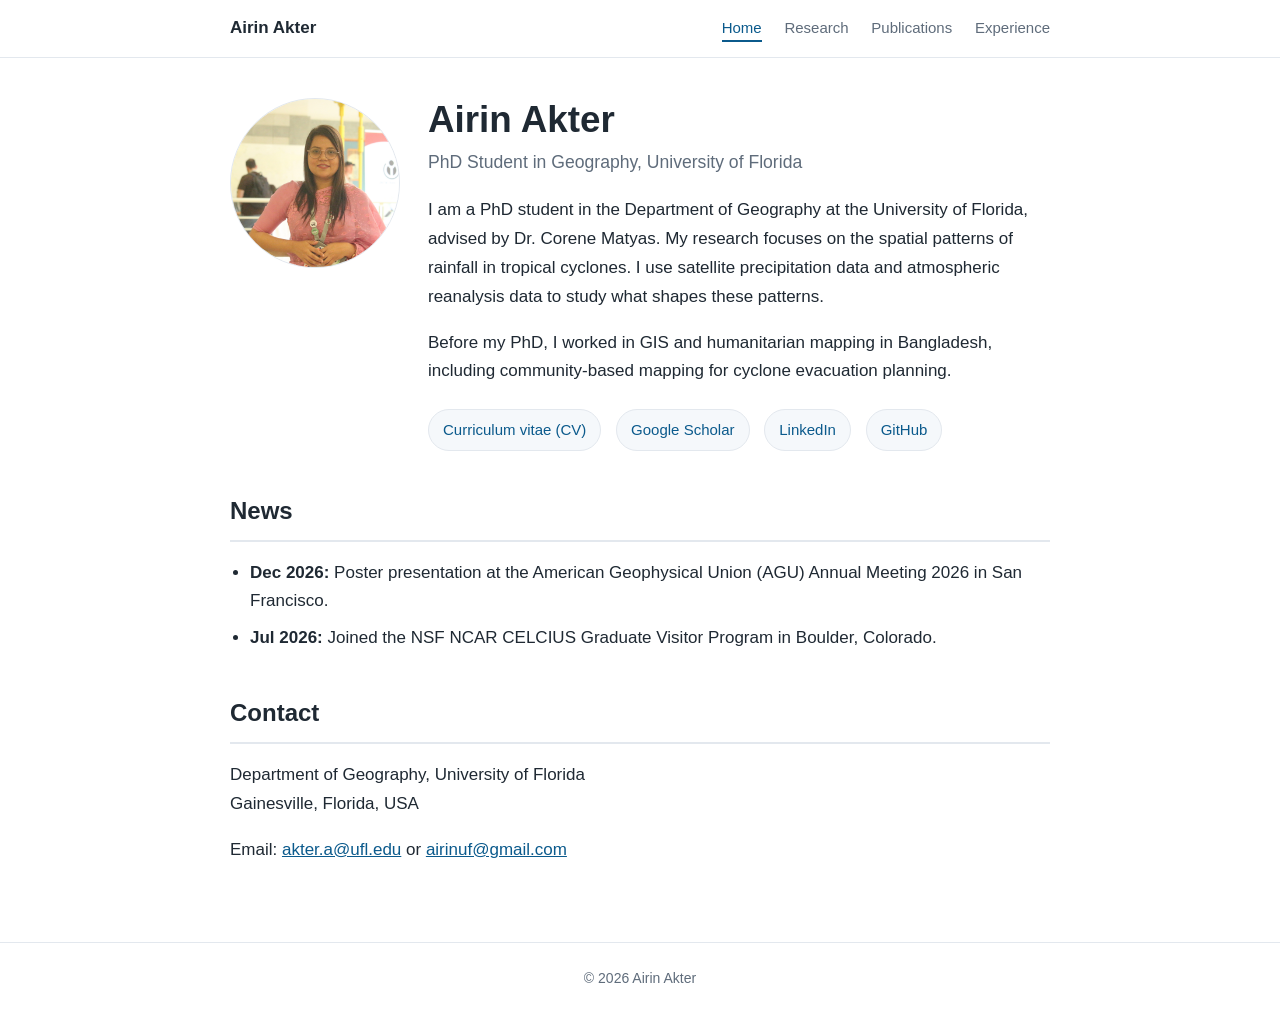
<file: index.html>
<!doctype html>
<html lang="en">
<head>
<meta charset="utf-8">
<meta name="viewport" content="width=device-width, initial-scale=1">
<title>Airin Akter | Tropical Cyclone Rainfall Research</title>
<meta name="description" content="Airin Akter is a PhD candidate in Geography at the University of Florida studying rainfall patterns of tropical cyclones.">
<link rel="stylesheet" href="style.css">
</head>
<body>

<header class="nav">
  <div class="nav-inner">
    <a class="brand" href="index.html">Airin Akter</a>
    <nav>
      <a class="current" href="index.html">Home</a>
      <a href="research.html">Research</a>
      <a href="publications.html">Publications</a>
      <a href="experience.html">Experience</a>
    </nav>
  </div>
</header>

<main>

  <div class="hero">
    <div class="photo">
      Add your photo
      <img src="photo.jpg" alt="Airin Akter" onerror="this.style.display='none'">
    </div>
    <div class="hero-text">
      <h1>Airin Akter</h1>
      <p class="tagline">PhD Student in Geography, University of Florida</p>
           <p>
        I am a PhD student in the Department of Geography at the University of Florida,
        advised by Dr. Corene Matyas. My research focuses on the spatial patterns of rainfall
        in tropical cyclones. I use satellite precipitation data and atmospheric reanalysis data
        to study what shapes these patterns.
      </p>
      <p>
        Before my PhD, I worked in GIS and humanitarian mapping in Bangladesh, including
        community-based mapping for cyclone evacuation planning.
      </p>
      
      <div class="links">
        <a href="cv.pdf">Curriculum vitae (CV)</a>
        <a href="https://scholar.google.com/citations?user=5z2LVF4AAAAJ&hl=en" target="_blank" rel="noopener">Google Scholar</a>
        <a href="https://www.linkedin.com/in/airin-akter-9767616a/" target="_blank" rel="noopener">LinkedIn</a>
        <a href="https://github.com/akterairin" target="_blank" rel="noopener">GitHub</a>
      </div>
    </div>
  </div>

  <h2>News</h2>
  <ul>
    <li><strong>Dec 2026:</strong> Poster presentation at the American Geophysical Union (AGU) Annual Meeting 2026 in San Francisco.</li>
    <li><strong>Jul 2026:</strong> Joined the NSF NCAR CELCIUS Graduate Visitor Program in Boulder, Colorado.</li>
  </ul>

  <h2>Contact</h2>
  <p>
    Department of Geography, University of Florida<br>
    Gainesville, Florida, USA
  </p>
  <p>
    Email: <a href="mailto:akter.a@ufl.edu">akter.a@ufl.edu</a> or <a href="mailto:airinuf@gmail.com">airinuf@gmail.com</a>
  </p>

</main>

<footer>&copy; 2026 Airin Akter</footer>

</body>
</html>
</file>
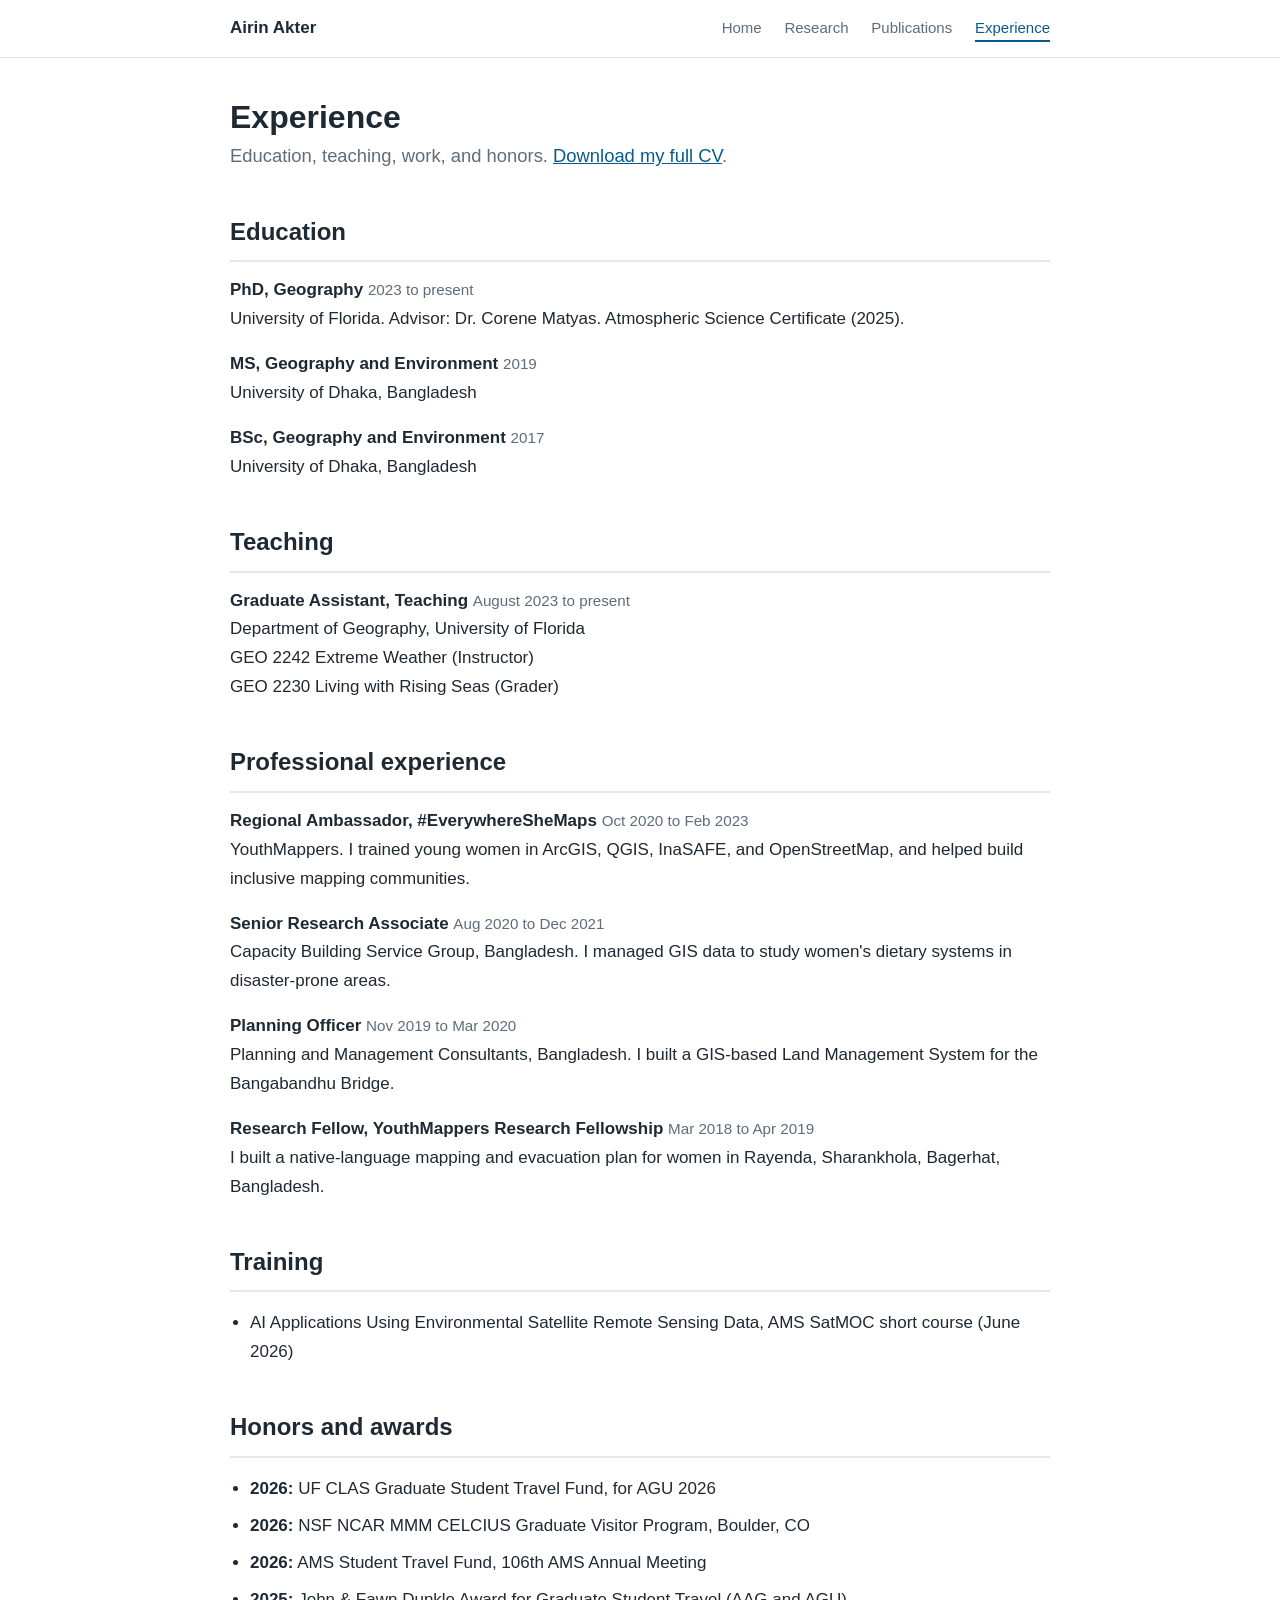
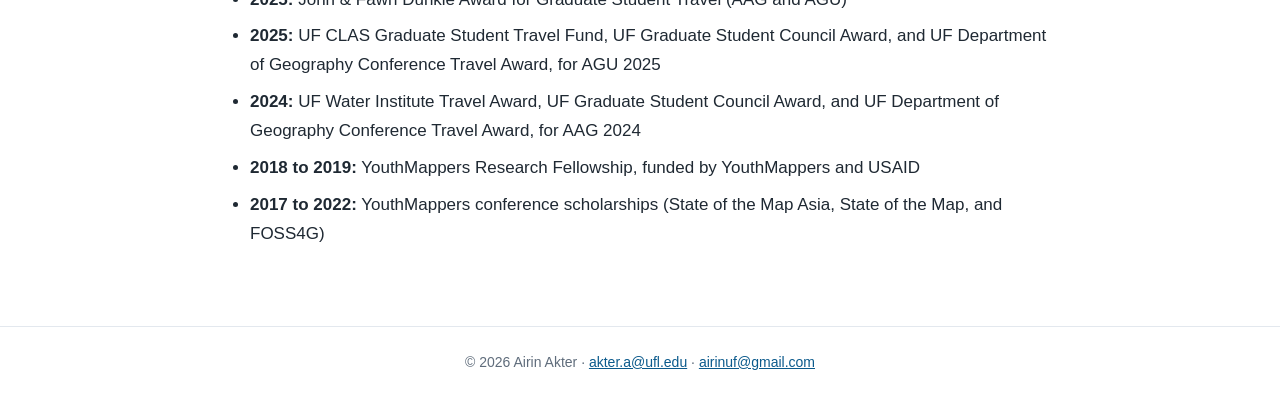
<file: experience.html>
<!doctype html>
<html lang="en">
<head>
<meta charset="utf-8">
<meta name="viewport" content="width=device-width, initial-scale=1">
<title>Experience | Airin Akter</title>
<meta name="description" content="Education, teaching, work experience, and honors of Airin Akter.">
<link rel="stylesheet" href="style.css">
</head>
<body>

<header class="nav">
  <div class="nav-inner">
    <a class="brand" href="index.html">Airin Akter</a>
    <nav>
      <a href="index.html">Home</a>
      <a href="research.html">Research</a>
      <a href="publications.html">Publications</a>
      <a class="current" href="experience.html">Experience</a>
    </nav>
  </div>
</header>

<main>

  <h1 class="page-title">Experience</h1>
  <p class="lead">Education, teaching, work, and honors. <a href="cv.pdf">Download my full CV</a>.</p>

  <h2>Education</h2>
  <div class="item"><strong>PhD, Geography</strong> <span class="when">2023 to present</span><br>
    University of Florida. Advisor: Dr. Corene Matyas. Atmospheric Science Certificate (2025).</div>
  <div class="item"><strong>MS, Geography and Environment</strong> <span class="when">2019</span><br>
    University of Dhaka, Bangladesh</div>
  <div class="item"><strong>BSc, Geography and Environment</strong> <span class="when">2017</span><br>
    University of Dhaka, Bangladesh</div>

  <h2>Teaching</h2>
  <div class="item"><strong>Graduate Assistant, Teaching</strong> <span class="when">August 2023 to present</span><br>
    Department of Geography, University of Florida<br>
    GEO 2242 Extreme Weather (Instructor)<br>
    GEO 2230 Living with Rising Seas (Grader)</div>

  <h2>Professional experience</h2>
  <div class="item"><strong>Regional Ambassador, #EverywhereSheMaps</strong> <span class="when">Oct 2020 to Feb 2023</span><br>
    YouthMappers. I trained young women in ArcGIS, QGIS, InaSAFE, and OpenStreetMap, and helped build inclusive mapping communities.</div>
  <div class="item"><strong>Senior Research Associate</strong> <span class="when">Aug 2020 to Dec 2021</span><br>
    Capacity Building Service Group, Bangladesh. I managed GIS data to study women's dietary systems in disaster-prone areas.</div>
  <div class="item"><strong>Planning Officer</strong> <span class="when">Nov 2019 to Mar 2020</span><br>
    Planning and Management Consultants, Bangladesh. I built a GIS-based Land Management System for the Bangabandhu Bridge.</div>
  <div class="item"><strong>Research Fellow, YouthMappers Research Fellowship</strong> <span class="when">Mar 2018 to Apr 2019</span><br>
    I built a native-language mapping and evacuation plan for women in Rayenda, Sharankhola, Bagerhat, Bangladesh.</div>

  <h2>Training</h2>
  <ul>
    <li>AI Applications Using Environmental Satellite Remote Sensing Data, AMS SatMOC short course (June 2026)</li>
  </ul>

  <h2>Honors and awards</h2>
  <ul>
    <li><strong>2026:</strong> UF CLAS Graduate Student Travel Fund, for AGU 2026</li>
    <li><strong>2026:</strong> NSF NCAR MMM CELCIUS Graduate Visitor Program, Boulder, CO</li>
    <li><strong>2026:</strong> AMS Student Travel Fund, 106th AMS Annual Meeting</li>
    <li><strong>2025:</strong> John &amp; Fawn Dunkle Award for Graduate Student Travel (AAG and AGU)</li>
    <li><strong>2025:</strong> UF CLAS Graduate Student Travel Fund, UF Graduate Student Council Award, and UF Department of Geography Conference Travel Award, for AGU 2025</li>
    <li><strong>2024:</strong> UF Water Institute Travel Award, UF Graduate Student Council Award, and UF Department of Geography Conference Travel Award, for AAG 2024</li>
    <li><strong>2018 to 2019:</strong> YouthMappers Research Fellowship, funded by YouthMappers and USAID</li>
    <li><strong>2017 to 2022:</strong> YouthMappers conference scholarships (State of the Map Asia, State of the Map, and FOSS4G)</li>
  </ul>

</main>

<footer>
  &copy; 2026 Airin Akter &middot;
  <a href="mailto:akter.a@ufl.edu">akter.a@ufl.edu</a> &middot;
  <a href="mailto:airinuf@gmail.com">airinuf@gmail.com</a>
</footer>

</body>
</html>
</file>
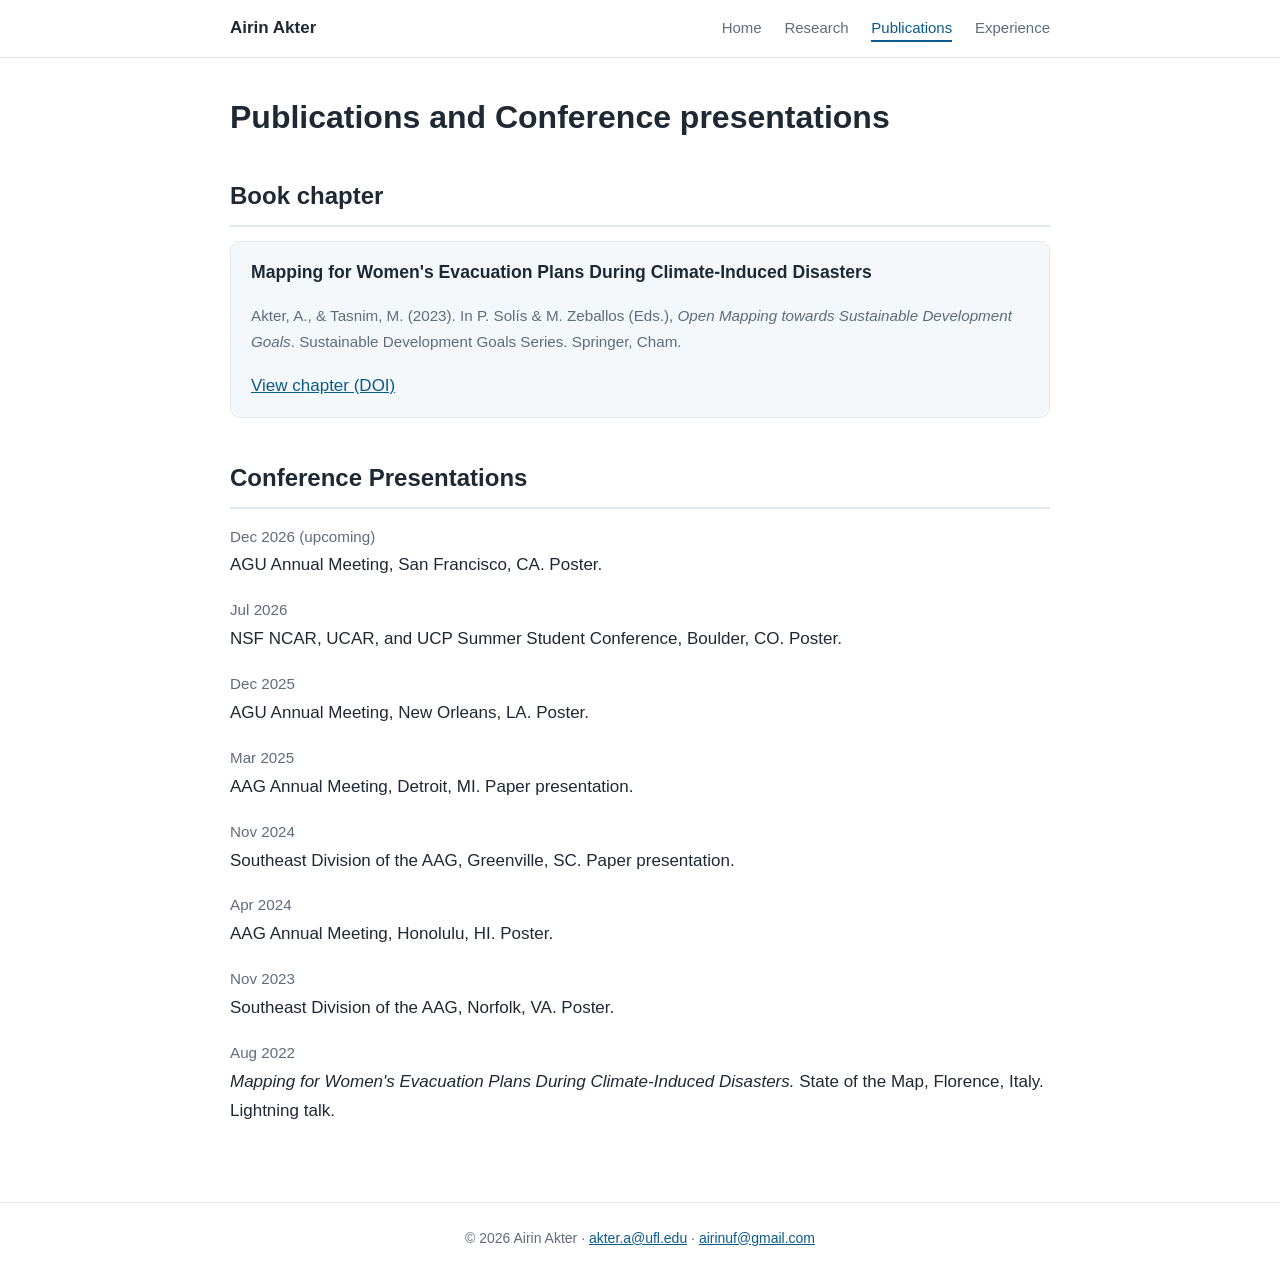
<file: publications.html>
<!doctype html>
<html lang="en">
<head>
<meta charset="utf-8">
<meta name="viewport" content="width=device-width, initial-scale=1">
<title>Publications | Airin Akter</title>
<meta name="description" content="Publications and presentations by Airin Akter.">
<link rel="stylesheet" href="style.css">
</head>
<body>

<header class="nav">
  <div class="nav-inner">
    <a class="brand" href="index.html">Airin Akter</a>
    <nav>
      <a href="index.html">Home</a>
      <a href="research.html">Research</a>
      <a class="current" href="publications.html">Publications</a>
      <a href="experience.html">Experience</a>
    </nav>
  </div>
</header>

<main>

  <h1 class="page-title">Publications and Conference presentations</h1>

  <h2>Book chapter</h2>
  <div class="card">
    <h3>Mapping for Women's Evacuation Plans During Climate-Induced Disasters</h3>
    <p class="meta">
      Akter, A., &amp; Tasnim, M. (2023). In P. Sol&iacute;s &amp; M. Zeballos (Eds.),
      <em>Open Mapping towards Sustainable Development Goals</em>. Sustainable Development
      Goals Series. Springer, Cham.
    </p>
    <p><a href="https://doi.org/10.1007/978-3-031-05182-1_22" target="_blank" rel="noopener">View chapter (DOI)</a></p>
  </div>

  <h2>Conference Presentations</h2>

  <div class="item"><span class="when">Dec 2026 (upcoming)</span><br>
    AGU Annual Meeting, San Francisco, CA. Poster.</div>
  <div class="item"><span class="when">Jul 2026</span><br>
    NSF NCAR, UCAR, and UCP Summer Student Conference, Boulder, CO. Poster.</div>
  <div class="item"><span class="when">Dec 2025</span><br>
    AGU Annual Meeting, New Orleans, LA. Poster.</div>
  <div class="item"><span class="when">Mar 2025</span><br>
    AAG Annual Meeting, Detroit, MI. Paper presentation.</div>
  <div class="item"><span class="when">Nov 2024</span><br>
    Southeast Division of the AAG, Greenville, SC. Paper presentation.</div>
  <div class="item"><span class="when">Apr 2024</span><br>
    AAG Annual Meeting, Honolulu, HI. Poster.</div>
  <div class="item"><span class="when">Nov 2023</span><br>
    Southeast Division of the AAG, Norfolk, VA. Poster.</div>
  <div class="item"><span class="when">Aug 2022</span><br>
    <em>Mapping for Women's Evacuation Plans During Climate-Induced Disasters.</em> State of the Map, Florence, Italy. Lightning talk.</div>

</main>

<footer>
  &copy; 2026 Airin Akter &middot;
  <a href="mailto:akter.a@ufl.edu">akter.a@ufl.edu</a> &middot;
  <a href="mailto:airinuf@gmail.com">airinuf@gmail.com</a>
</footer>

</body>
</html>
</file>
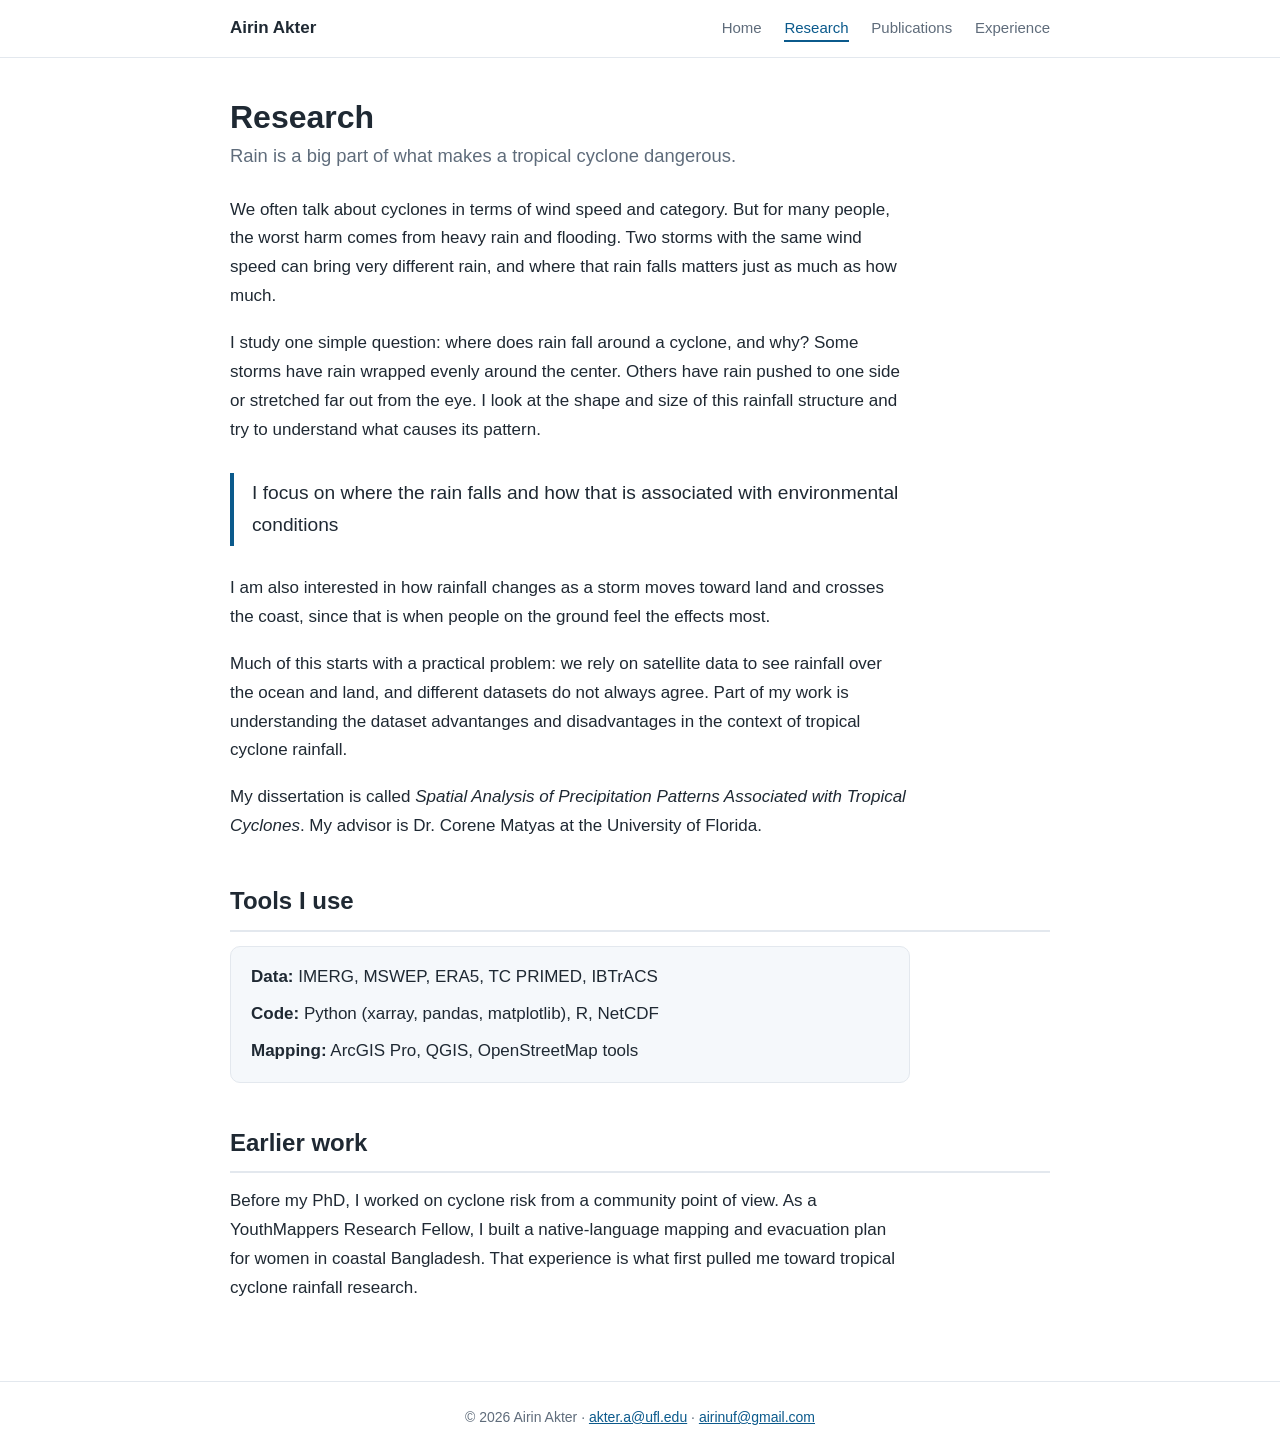
<file: research.html>
<!doctype html>
<html lang="en">
<head>
<meta charset="utf-8">
<meta name="viewport" content="width=device-width, initial-scale=1">
<title>Research | Airin Akter</title>
<meta name="description" content="Research on rainfall patterns of tropical cyclones">
<link rel="stylesheet" href="style.css">
</head>
<body>

<header class="nav">
  <div class="nav-inner">
    <a class="brand" href="index.html">Airin Akter</a>
    <nav>
      <a href="index.html">Home</a>
      <a class="current" href="research.html">Research</a>
      <a href="publications.html">Publications</a>
      <a href="experience.html">Experience</a>
    </nav>
  </div>
</header>

<main>

  <h1 class="page-title">Research</h1>
  <p class="lead">Rain is a big part of what makes a tropical cyclone dangerous.</p>

  <div class="prose">
    <p>
      We often talk about cyclones in terms of wind speed and category. But for many people,
      the worst harm comes from heavy rain and flooding. Two storms with the same wind speed
      can bring very different rain, and where that rain falls matters just as much as how much.
    </p>

    <p>
      I study one simple question: where does rain fall around a cyclone, and why?
      Some storms have rain wrapped evenly around the center. Others have rain pushed to one
      side or stretched far out from the eye. I look at the shape and size of this rainfall
      structure and try to understand what causes its pattern.
    </p>

    <div class="pullquote">
      I focus on where the rain falls and how that is associated with environmental conditions
    </div>

    <p>
      I am also interested in how rainfall changes as a storm moves toward land and crosses
      the coast, since that is when people on the ground feel the effects most.
    </p>

    <p>
      Much of this starts with a practical problem: we rely on satellite data to see rainfall
      over the ocean and land, and different datasets do not always agree. Part of my work is
      understanding the dataset advantanges and disadvantages in the context of tropical cyclone rainfall.
    </p>

    <p>
      My dissertation is called <em>Spatial Analysis of Precipitation Patterns Associated with
      Tropical Cyclones</em>. My advisor is Dr. Corene Matyas at the University of Florida.
    </p>
  </div>

  <h2>Tools I use</h2>
  <div class="tools">
    <p><strong>Data:</strong> IMERG, MSWEP, ERA5, TC PRIMED, IBTrACS</p>
    <p><strong>Code:</strong> Python (xarray, pandas, matplotlib), R, NetCDF</p>
    <p><strong>Mapping:</strong> ArcGIS Pro, QGIS, OpenStreetMap tools</p>
  </div>

  <h2>Earlier work</h2>
  <div class="prose">
    <p>
      Before my PhD, I worked on cyclone risk from a community point of view. As a YouthMappers
      Research Fellow, I built a native-language mapping and evacuation plan for women in
      coastal Bangladesh. That experience is what first pulled me toward tropical cyclone rainfall research.
    </p>
  </div>

</main>

<footer>
  &copy; 2026 Airin Akter &middot;
  <a href="mailto:akter.a@ufl.edu">akter.a@ufl.edu</a> &middot;
  <a href="mailto:airinuf@gmail.com">airinuf@gmail.com</a>
</footer>

</body>
</html>
</file>
<file: style.css>
:root {
  --bg: #ffffff;
  --text: #1f2933;
  --muted: #5f6c7b;
  --accent: #0b5a8c;
  --line: #e3e8ee;
  --soft: #f5f8fb;
}
* { box-sizing: border-box; }
html { scroll-behavior: smooth; }
body {
  margin: 0;
  font-family: -apple-system, BlinkMacSystemFont, "Segoe UI", Roboto, Helvetica, Arial, sans-serif;
  color: var(--text);
  background: var(--bg);
  line-height: 1.7;
  font-size: 17px;
}
a { color: var(--accent); }

/* Top menu */
header.nav {
  position: sticky; top: 0; z-index: 10;
  background: rgba(255,255,255,0.96);
  border-bottom: 1px solid var(--line);
}
.nav-inner {
  max-width: 860px; margin: 0 auto; padding: 14px 20px;
  display: flex; flex-wrap: wrap; align-items: center; justify-content: space-between; gap: 10px;
}
.brand { font-weight: 700; color: var(--text); text-decoration: none; }
nav a { margin-left: 18px; text-decoration: none; color: var(--muted); font-size: 15px; padding-bottom: 4px; }
nav a:hover { color: var(--accent); }
nav a.current { color: var(--accent); border-bottom: 2px solid var(--accent); }

main { max-width: 860px; margin: 0 auto; padding: 40px 20px 60px; }
h1 { font-size: 2.3rem; margin: 0 0 6px; line-height: 1.2; }
h2 { font-size: 1.5rem; margin: 40px 0 14px; padding-bottom: 8px; border-bottom: 2px solid var(--line); }
h3 { font-size: 1.1rem; margin: 22px 0 4px; }
.page-title { font-size: 2rem; margin: 0 0 4px; }
.lead { font-size: 1.15rem; color: var(--muted); margin: 0 0 24px; }
.tagline { color: var(--muted); font-size: 1.1rem; margin: 0 0 18px; }
.meta { color: var(--muted); font-size: 0.95rem; }

/* Home page top */
.hero { display: flex; gap: 28px; align-items: flex-start; flex-wrap: wrap; }
.photo {
  width: 170px; height: 170px; border-radius: 50%;
  background: var(--soft); border: 1px solid var(--line);
  display: flex; align-items: center; justify-content: center;
  color: var(--muted); font-size: 13px; text-align: center; padding: 12px;
  flex-shrink: 0; overflow: hidden; position: relative;
}
.photo img { position: absolute; top: 0; left: 0; width: 100%; height: 100%; object-fit: cover; }
.hero-text { flex: 1; min-width: 260px; }
.links a {
  display: inline-block; margin: 6px 10px 0 0; padding: 7px 14px;
  border: 1px solid var(--line); border-radius: 999px;
  text-decoration: none; font-size: 15px; background: var(--soft);
}
.links a:hover { border-color: var(--accent); }

/* Cards and items */
.card {
  background: var(--soft); border: 1px solid var(--line);
  border-radius: 10px; padding: 16px 20px; margin: 14px 0;
}
.card h3 { margin-top: 0; }
.card p:last-child { margin-bottom: 0; }
.item { margin: 0 0 16px; }
.when { color: var(--muted); font-size: 0.95rem; }
ul { padding-left: 20px; }
li { margin-bottom: 8px; }

/* Research page: a calm, readable column */
.prose p { margin: 0 0 18px; max-width: 680px; }
.pullquote {
  border-left: 4px solid var(--accent);
  padding: 4px 0 4px 18px; margin: 28px 0;
  font-size: 1.2rem; color: var(--text); max-width: 680px;
}
.tools { background: var(--soft); border: 1px solid var(--line); border-radius: 10px; padding: 16px 20px; max-width: 680px; }
.tools p { margin: 0 0 8px; }
.tools p:last-child { margin-bottom: 0; }

footer {
  border-top: 1px solid var(--line); text-align: center;
  color: var(--muted); font-size: 14px; padding: 24px 20px;
}
@media (max-width: 560px) {
  h1 { font-size: 1.8rem; }
  .page-title { font-size: 1.6rem; }
  nav a { margin-left: 12px; font-size: 14px; }
}
</file>
